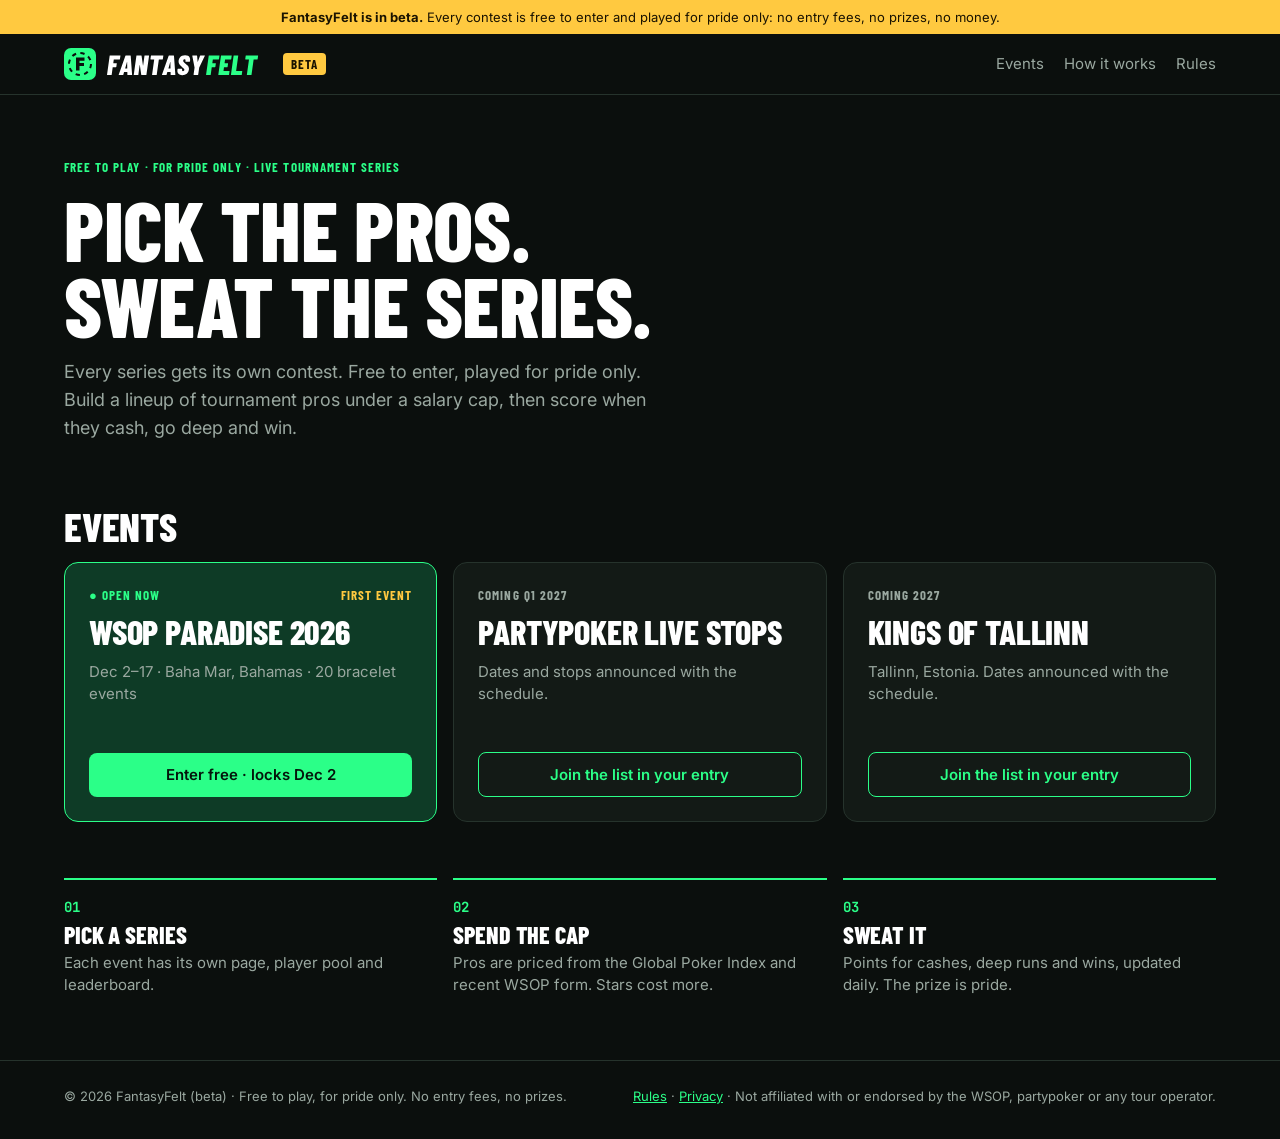
<file: index.html>
<!doctype html>
<html lang="en">
<head>
<meta charset="utf-8">
<meta name="viewport" content="width=device-width,initial-scale=1">
<title>FantasyFelt (beta) · Free fantasy poker, for pride only</title>
<meta name="description" content="Free fantasy poker for live tournament series. Pick the pros, sweat the series. Played for pride only: no entry fees, no prizes.">
<link rel="icon" href="/assets/fantasyfelt-mark.svg" type="image/svg+xml">
<link rel="preconnect" href="https://fonts.googleapis.com"><link rel="preconnect" href="https://fonts.gstatic.com" crossorigin>
<link href="https://fonts.googleapis.com/css2?family=Barlow+Condensed:wght@700;800&family=Inter:wght@400;600&family=JetBrains+Mono:wght@700&display=swap" rel="stylesheet">
<link rel="stylesheet" href="/assets/ff.css">
<style>
.hero{padding:64px 0 8px;display:flex;flex-direction:column;gap:16px}
.hero h1{margin:0;font-size:clamp(48px,8vw,84px);line-height:.9}
.ev{padding:24px;display:flex;flex-direction:column;gap:12px;min-height:260px;text-decoration:none;color:var(--ink)}
.ev h3{margin:0;font-size:34px;line-height:34px}
.ev.live{background:var(--felt-deep);border-color:var(--felt)}
.step{border-top:2px solid var(--felt);padding-top:16px}
.step h3{margin:6px 0;font-size:24px}
</style>
</head>
<body>
<div class="betabar"><b>FantasyFelt is in beta.</b> Every contest is free to enter and played for pride only: no entry fees, no prizes, no money.</div>
<header class="site"><div class="wrap">
<a class="logo" href="/"><img src="/assets/fantasyfelt-wordmark-dark.svg" alt="FantasyFelt"></a>
<span class="lbl badge">Beta</span>
<nav><a href="#events">Events</a><a href="#how">How it works</a><a href="/rules">Rules</a></nav>
</div></header>

<main class="wrap">
<div class="hero">
<div class="lbl" style="color:var(--felt)">Free to play · For pride only · Live tournament series</div>
<h1 class="d">Pick the pros.<br>Sweat the series.</h1>
<p class="muted" style="margin:0;font-size:18px;line-height:28px;max-width:620px">Every series gets its own contest. Free to enter, played for pride only. Build a lineup of tournament pros under a salary cap, then score when they cash, go deep and win.</p>
</div>

<section id="events">
<h2 class="d" style="margin:0 0 16px;font-size:40px;line-height:40px">Events</h2>
<div class="grid3">
<a class="card ev live" href="/wsop-paradise-2026/">
<div style="display:flex;justify-content:space-between"><span class="lbl" style="color:var(--felt)">● Open now</span><span class="lbl" style="color:var(--gold)">First event</span></div>
<h3 class="d">WSOP Paradise 2026</h3>
<span class="muted">Dec 2–17 · Baha Mar, Bahamas · 20 bracelet events</span>
<span style="flex-grow:1"></span>
<span class="btn primary">Enter free · locks Dec 2</span>
</a>
<div class="card ev">
<span class="lbl">Coming Q1 2027</span>
<h3 class="d">partypoker live stops</h3>
<span class="muted">Dates and stops announced with the schedule.</span>
<span style="flex-grow:1"></span>
<a class="btn ghost" href="/wsop-paradise-2026/#enter">Join the list in your entry</a>
</div>
<div class="card ev">
<span class="lbl">Coming 2027</span>
<h3 class="d">Kings of Tallinn</h3>
<span class="muted">Tallinn, Estonia. Dates announced with the schedule.</span>
<span style="flex-grow:1"></span>
<a class="btn ghost" href="/wsop-paradise-2026/#enter">Join the list in your entry</a>
</div>
</div>
</section>

<section id="how">
<div class="grid3">
<div class="step"><div class="m" style="color:var(--felt);font-size:14px">01</div><h3 class="d">Pick a series</h3><p class="muted" style="margin:0">Each event has its own page, player pool and leaderboard.</p></div>
<div class="step"><div class="m" style="color:var(--felt);font-size:14px">02</div><h3 class="d">Spend the cap</h3><p class="muted" style="margin:0">Pros are priced from the Global Poker Index and recent WSOP form. Stars cost more.</p></div>
<div class="step"><div class="m" style="color:var(--felt);font-size:14px">03</div><h3 class="d">Sweat it</h3><p class="muted" style="margin:0">Points for cashes, deep runs and wins, updated daily. The prize is pride.</p></div>
</div>
</section>
</main>

<footer class="site"><div class="wrap">
<span>© 2026 FantasyFelt (beta) · Free to play, for pride only. No entry fees, no prizes.</span>
<span><a href="/rules">Rules</a> · <a href="/privacy">Privacy</a> · Not affiliated with or endorsed by the WSOP, partypoker or any tour operator.</span>
</div></footer>
</body>
</html>
</file>
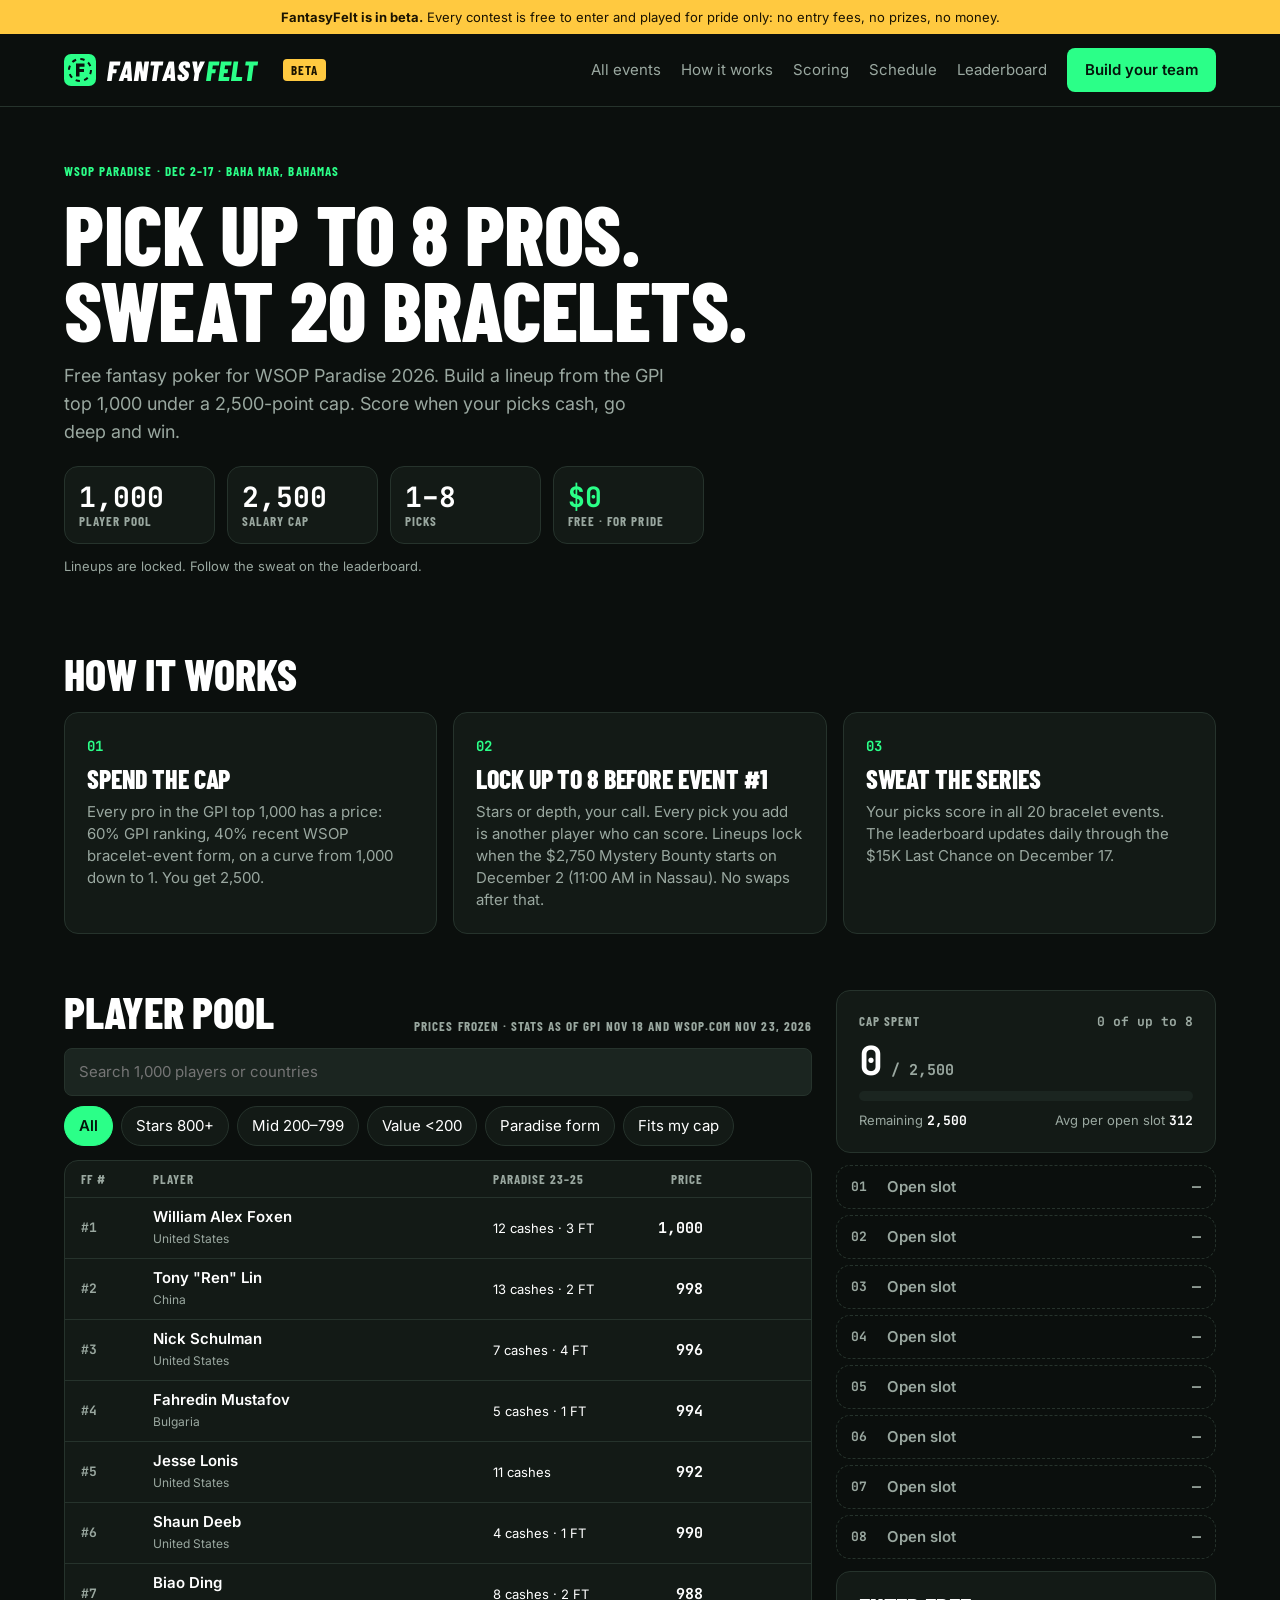
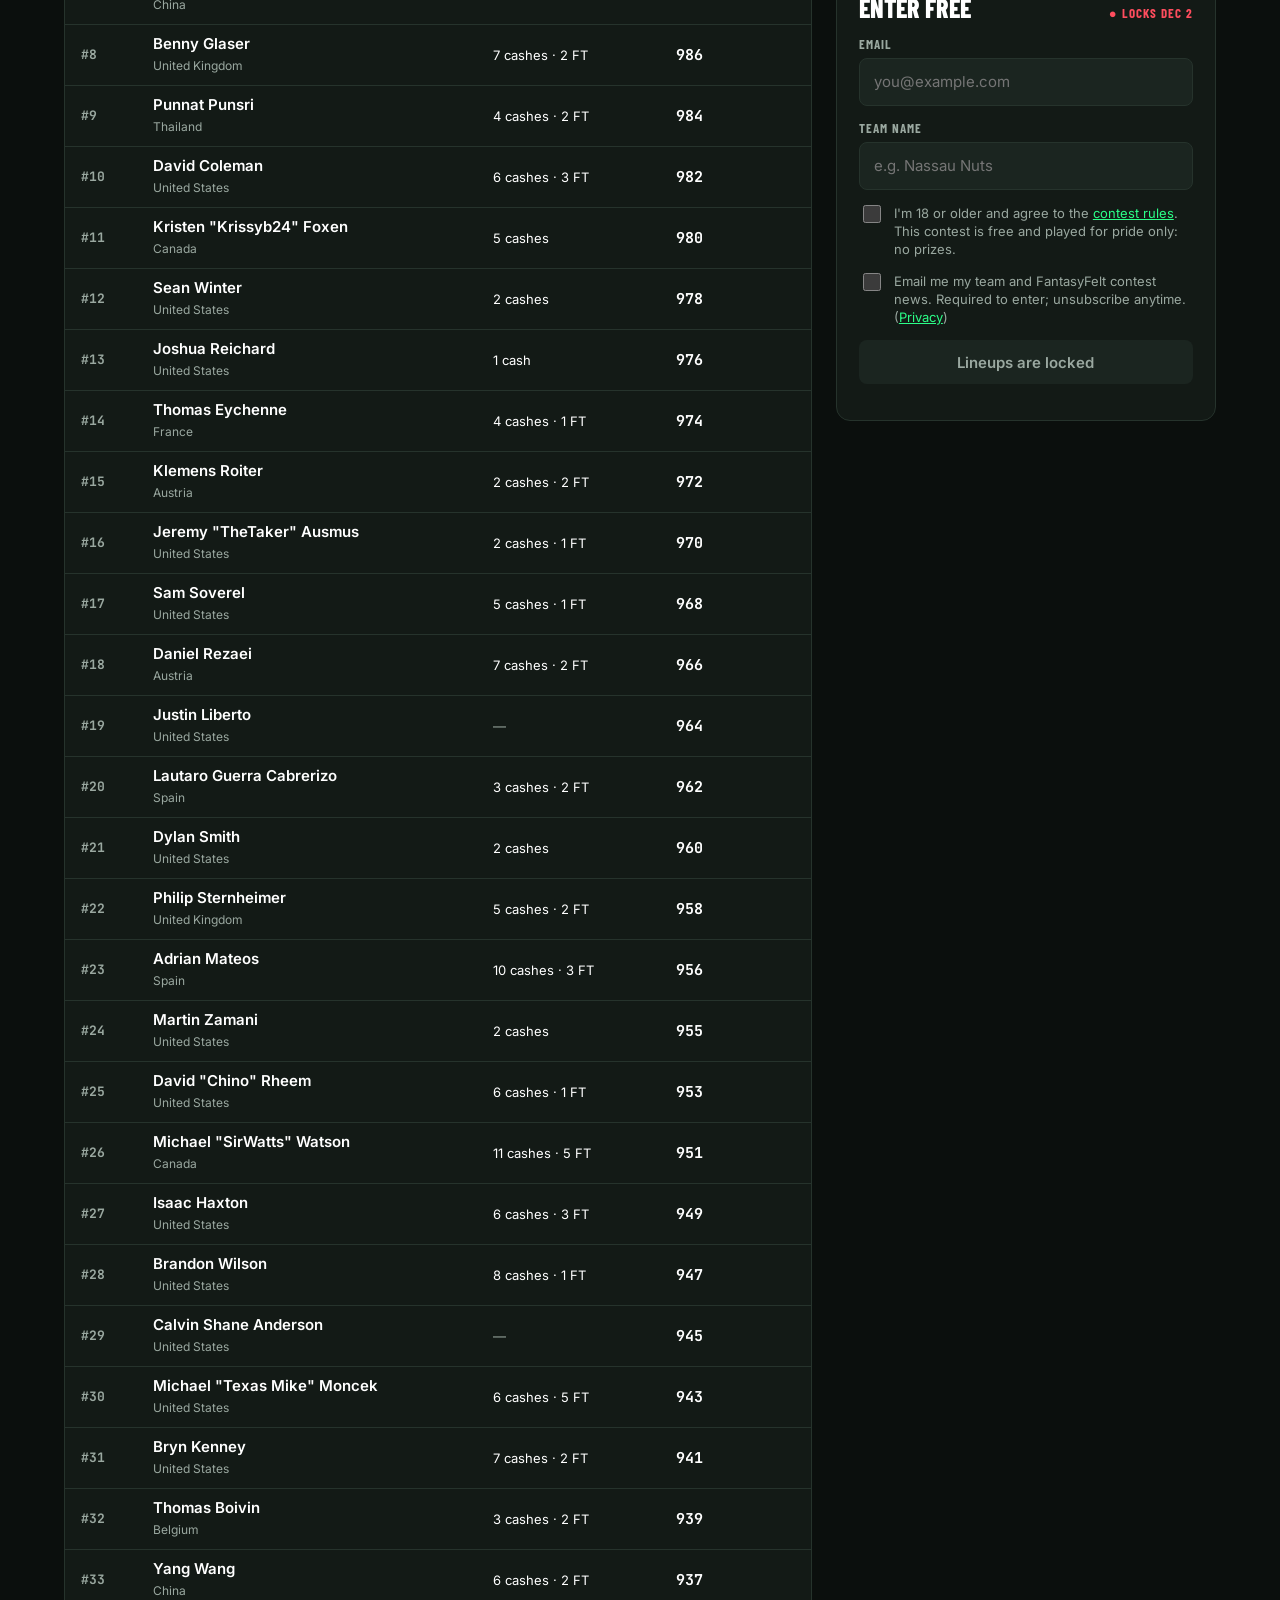
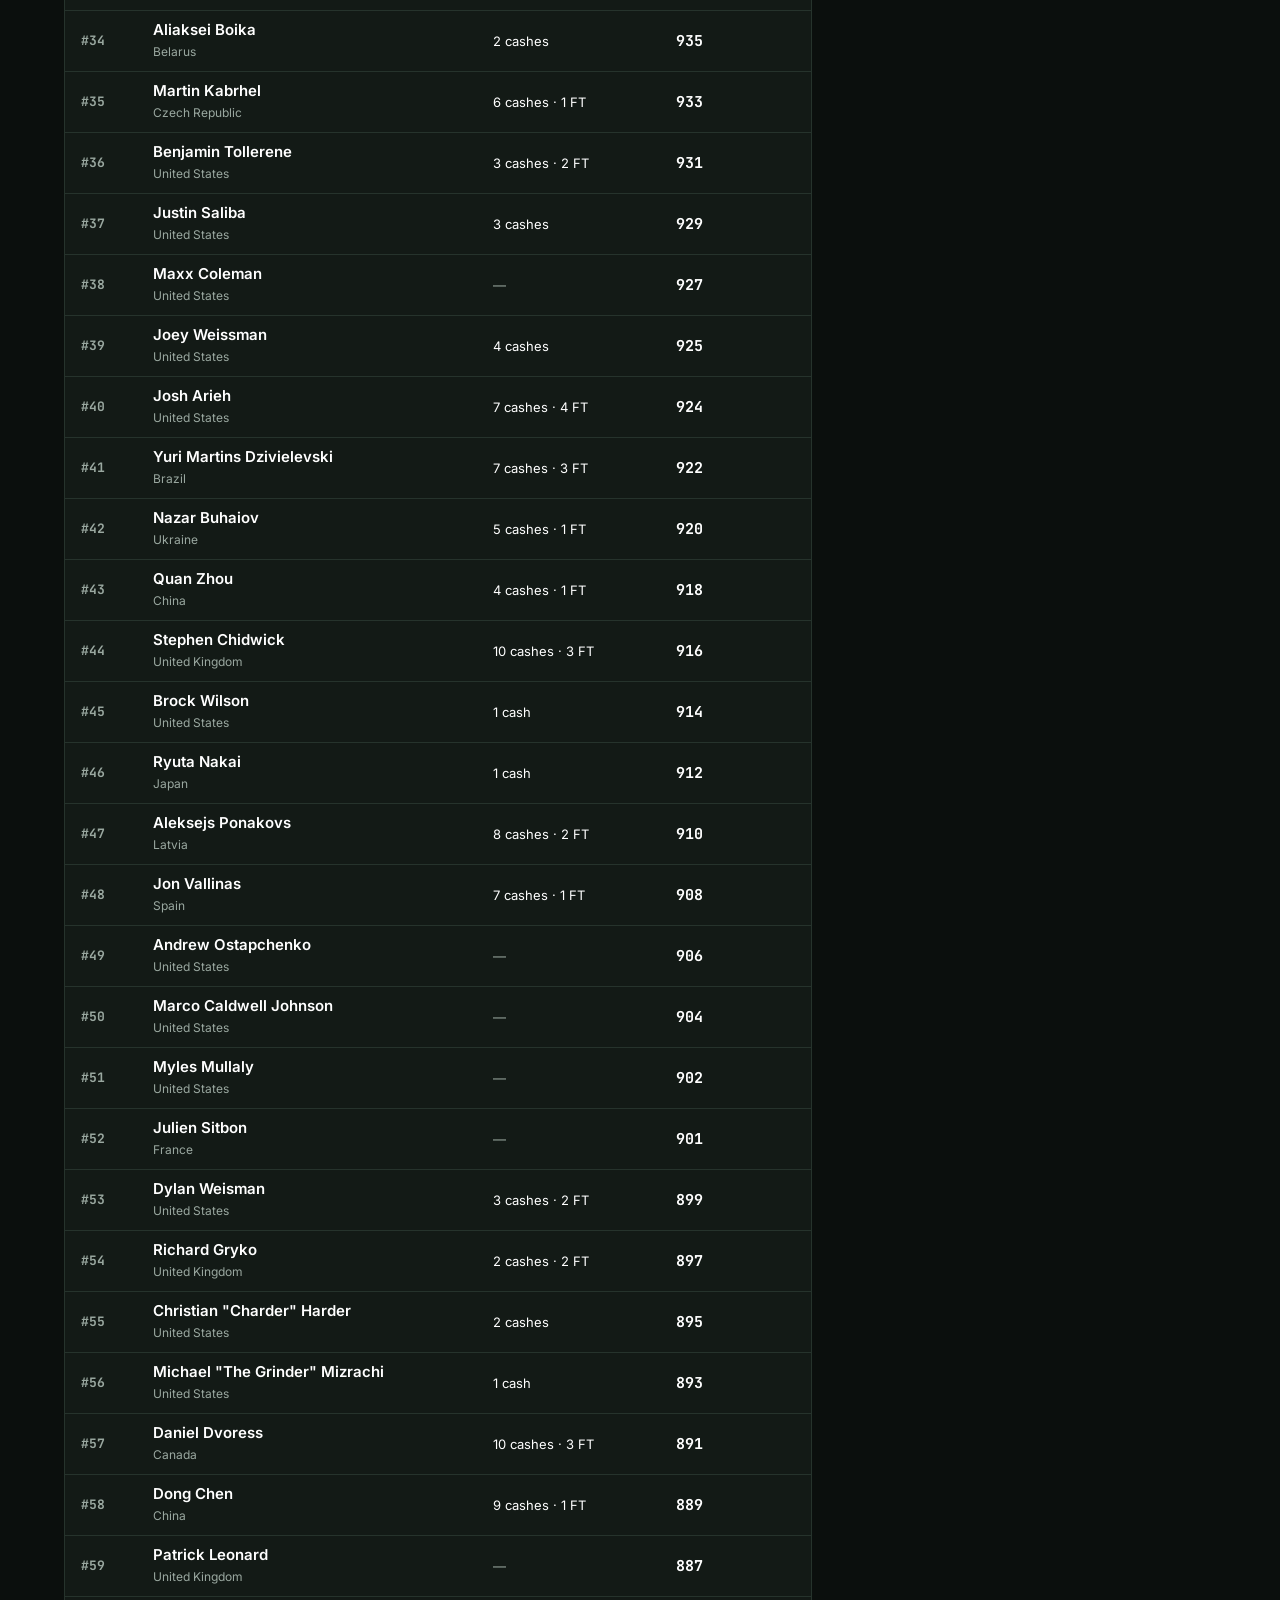
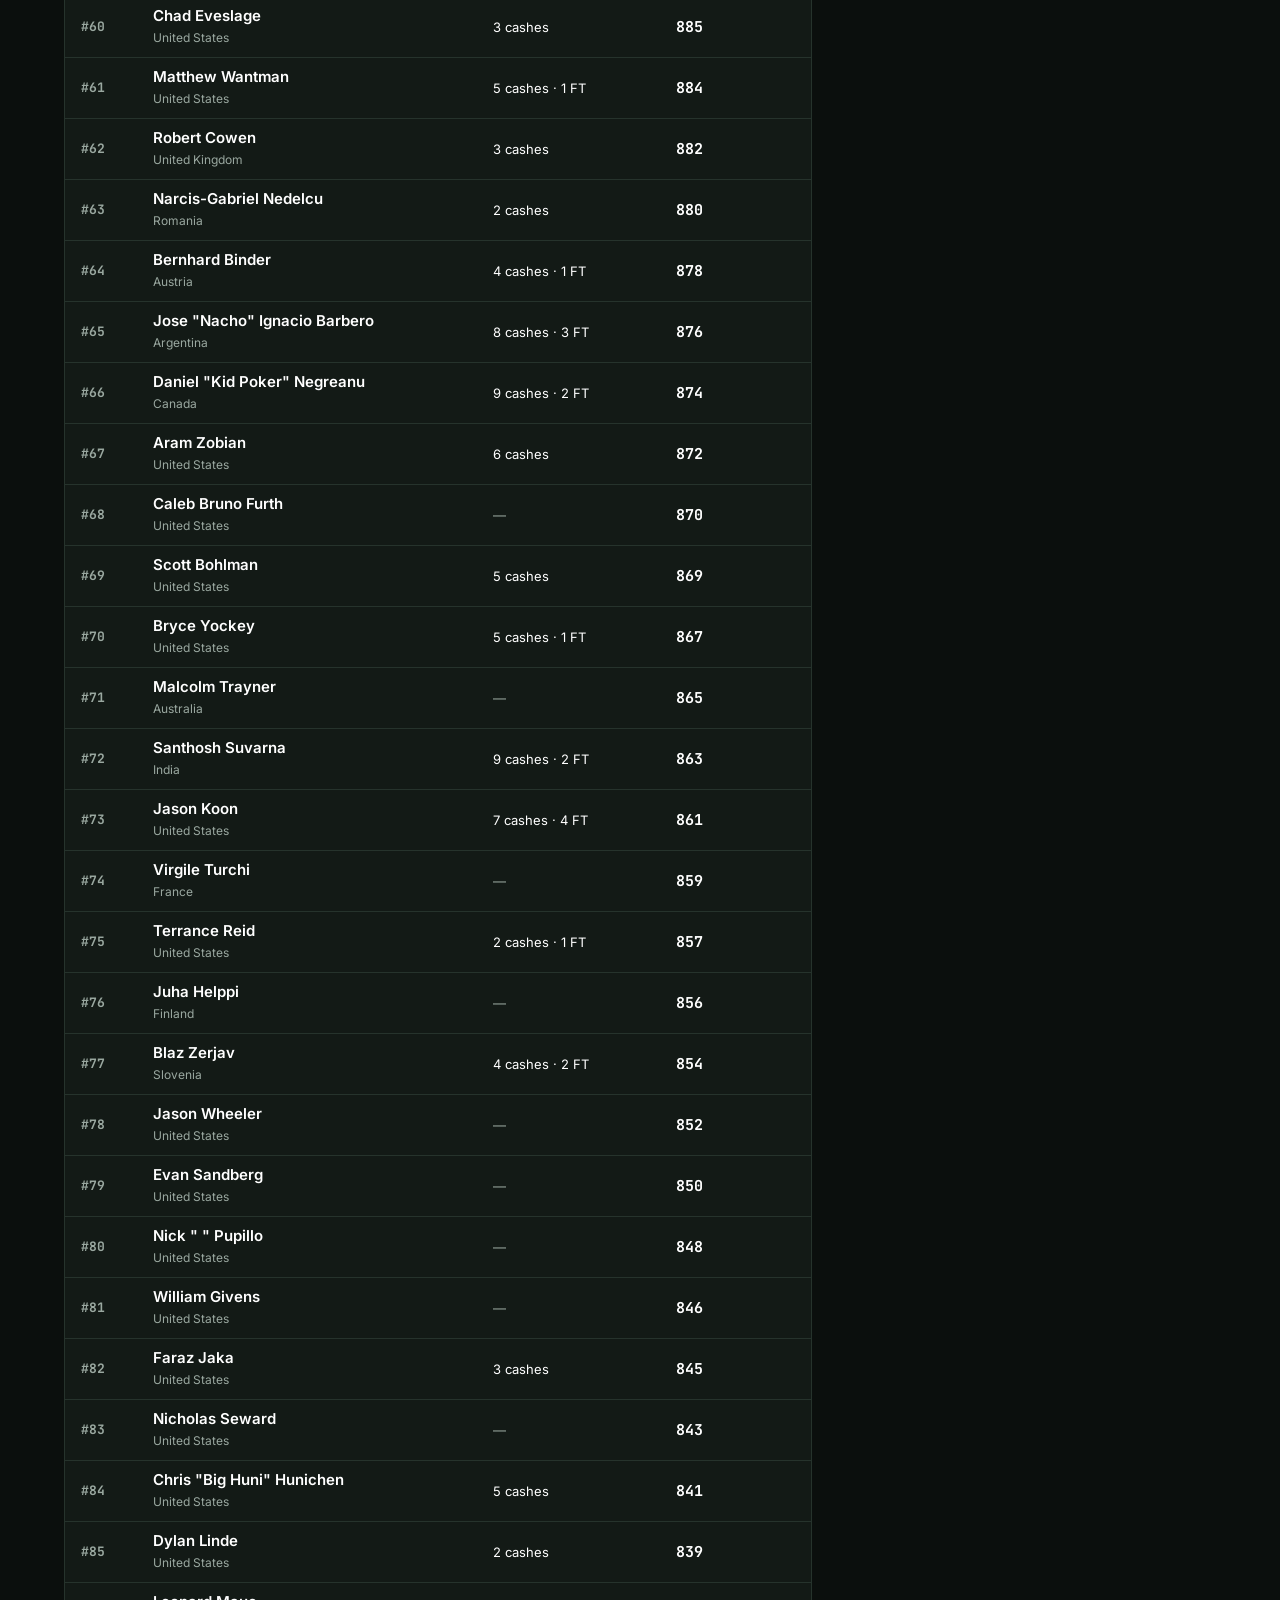
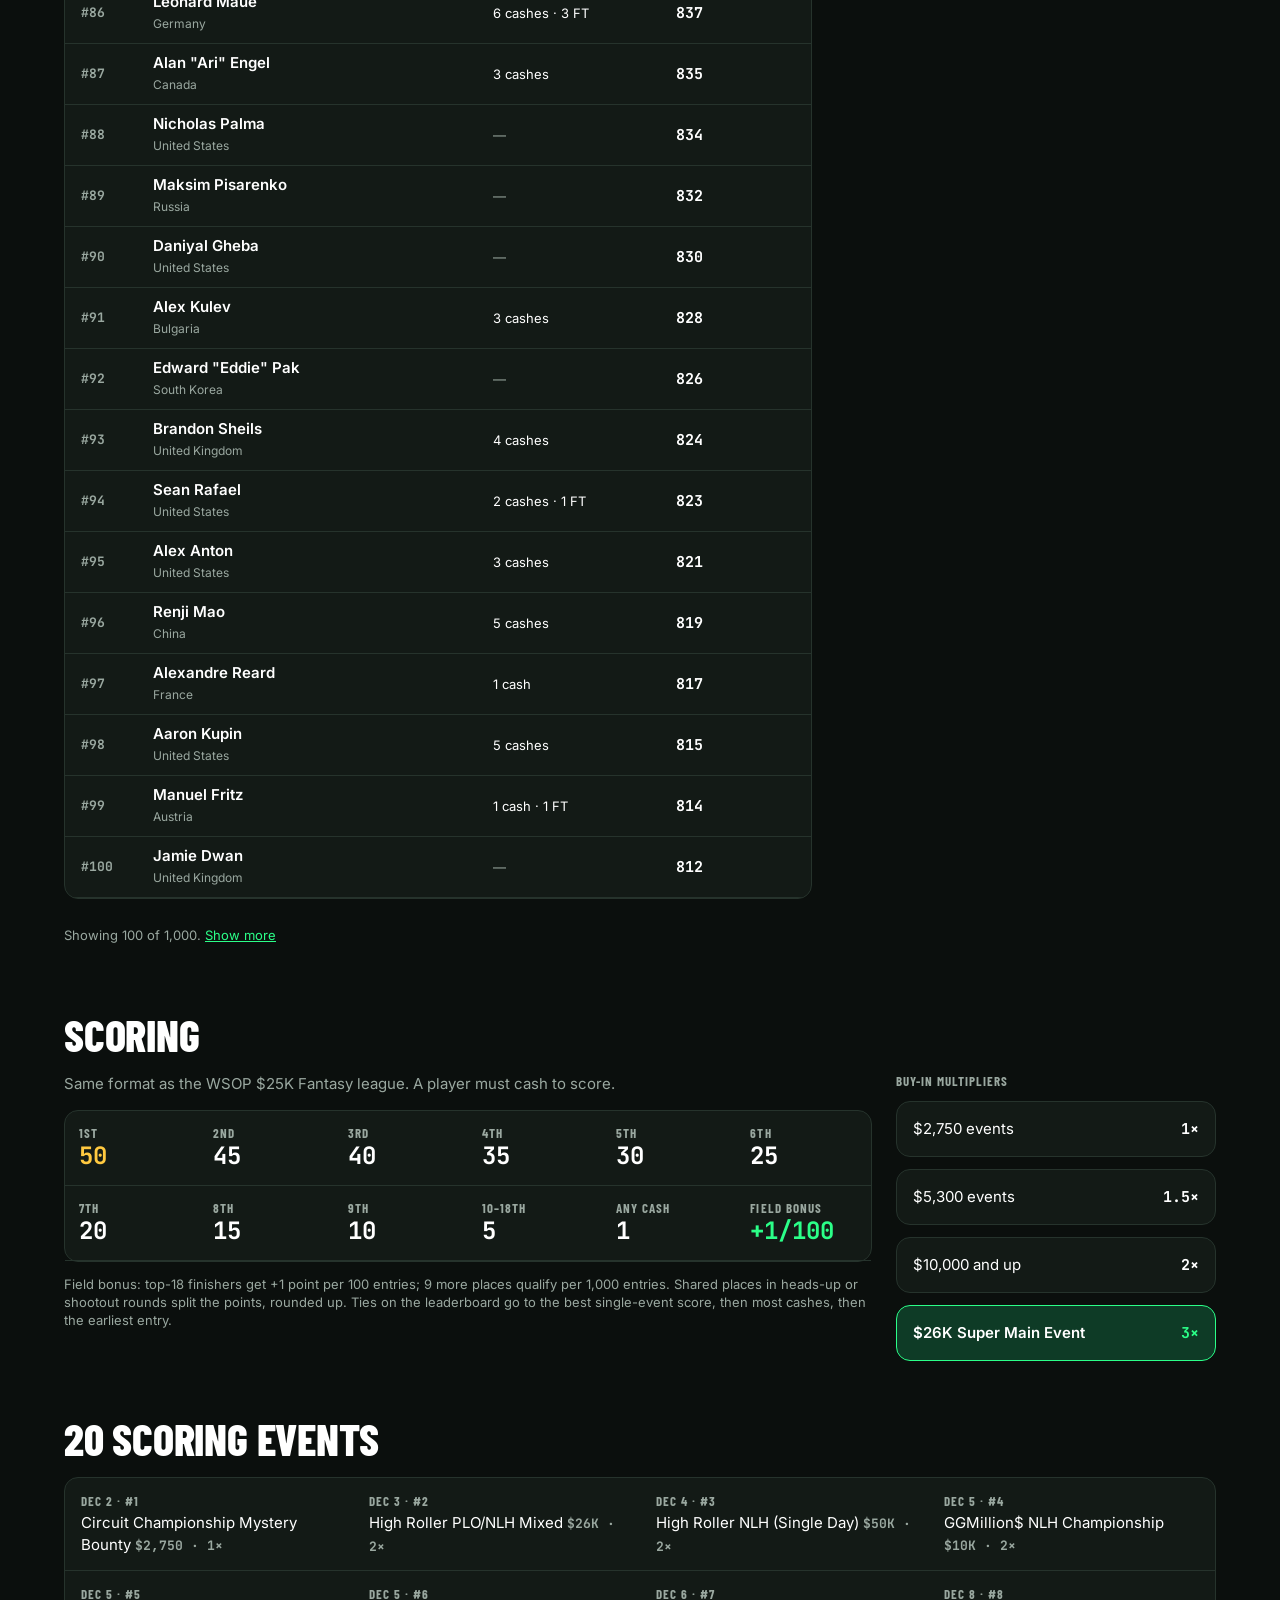
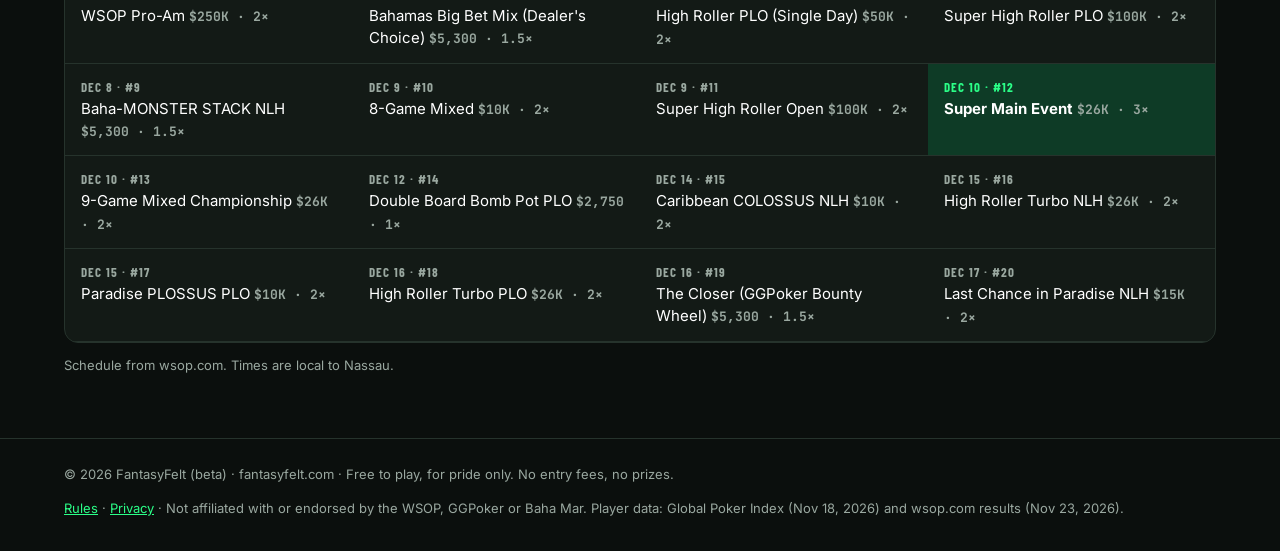
<file: wsop-paradise-2026/index.html>
<!doctype html>
<html lang="en">
<head>
<meta charset="utf-8">
<meta name="viewport" content="width=device-width,initial-scale=1">
<title>WSOP Paradise 2026 · FantasyFelt (beta) · Free, for pride only</title>
<meta name="description" content="Free fantasy poker for WSOP Paradise 2026. Pick up to 8 pros under a 2,500 cap. Lineups lock Dec 2. Played for pride only: no entry fees, no prizes.">
<link rel="icon" href="/assets/fantasyfelt-mark.svg" type="image/svg+xml">
<link rel="preconnect" href="https://fonts.googleapis.com"><link rel="preconnect" href="https://fonts.gstatic.com" crossorigin>
<link href="https://fonts.googleapis.com/css2?family=Barlow+Condensed:wght@700;800&family=Inter:wght@400;600&family=JetBrains+Mono:wght@700&display=swap" rel="stylesheet">
<link rel="stylesheet" href="/assets/ff.css">
<link rel="stylesheet" href="/assets/contest.css">
</head>
<body>
<div class="betabar"><b>FantasyFelt is in beta.</b> Every contest is free to enter and played for pride only: no entry fees, no prizes, no money.</div>
<header class="site"><div class="wrap">
<a class="logo" href="/"><img src="/assets/fantasyfelt-wordmark-dark.svg" alt="FantasyFelt home"></a>
<span class="lbl badge">Beta</span>
<nav><a href="/">All events</a><a href="#how">How it works</a><a href="#scoring">Scoring</a><a href="#schedule">Schedule</a><a href="leaderboard">Leaderboard</a><a class="btn primary" href="#build">Build your team</a></nav>
</div></header>

<main class="wrap">
<div class="hero">
<div class="hero-copy">
<div class="lbl" style="color:var(--felt)">WSOP Paradise · Dec 2–17 · Baha Mar, Bahamas</div>
<h1 class="d">Pick up to 8 pros.<br>Sweat 20 bracelets.</h1>
<p class="muted lead">Free fantasy poker for WSOP Paradise 2026. Build a lineup from the GPI top 1,000 under a 2,500-point cap. Score when your picks cash, go deep and win.</p>
<div class="grid4 stats">
<div class="card stat"><div class="m">1,000</div><div class="lbl">Player pool</div></div>
<div class="card stat"><div class="m">2,500</div><div class="lbl">Salary cap</div></div>
<div class="card stat"><div class="m">1–8</div><div class="lbl">Picks</div></div>
<div class="card stat"><div class="m" style="color:var(--felt)">$0</div><div class="lbl">Free · for pride</div></div>
</div>
<p class="small muted" id="countdown"></p>
</div>
</div>

<div class="sponsor hide" data-sponsor><span class="lbl">Presented by</span><a class="sponsor-box" data-sponsor-link></a></div>

<section id="how">
<h2 class="d h2">How it works</h2>
<div class="grid3">
<div class="card pad"><div class="m step-n">01</div><h3 class="d h3">Spend the cap</h3><p class="muted">Every pro in the GPI top 1,000 has a price: 60% GPI ranking, 40% recent WSOP bracelet-event form, on a curve from 1,000 down to 1. You get 2,500.</p></div>
<div class="card pad"><div class="m step-n">02</div><h3 class="d h3">Lock up to 8 before Event #1</h3><p class="muted">Stars or depth, your call. Every pick you add is another player who can score. Lineups lock when the $2,750 Mystery Bounty starts on December 2 (11:00 AM in Nassau). No swaps after that.</p></div>
<div class="card pad"><div class="m step-n">03</div><h3 class="d h3">Sweat the series</h3><p class="muted">Your picks score in all 20 bracelet events. The leaderboard updates daily through the $15K Last Chance on December 17.</p></div>
</div>
</section>

<section id="build">
<div class="build">
<div class="pool">
<div class="pool-head">
<h2 class="d h2" style="margin:0">Player pool</h2>
<span class="lbl" id="asof">Prices frozen · stats as of GPI Nov 18 and wsop.com Nov 23, 2026</span>
</div>
<div class="filters">
<label class="sr" for="q">Search players</label>
<input type="search" id="q" placeholder="Search 1,000 players or countries">
<div class="chips" role="group" aria-label="Filter players">
<button class="chip on" data-f="all">All</button>
<button class="chip" data-f="star">Stars 800+</button>
<button class="chip" data-f="mid">Mid 200–799</button>
<button class="chip" data-f="value">Value &lt;200</button>
<button class="chip" data-f="paradise">Paradise form</button>
<button class="chip" data-f="fits">Fits my cap</button>
</div>
</div>
<div class="card table">
<div class="row head lbl"><span>FF #</span><span>Player</span><span class="hide-s">Paradise 23–25</span><span class="r">Price</span><span class="r own-col hide">Owned</span><span></span></div>
<div id="rows"><p class="pad muted">Loading players…</p></div>
</div>
<p class="small muted" id="more"></p>
</div>

<aside class="roster" id="enter">
<div class="card pad">
<div class="spread"><span class="lbl">Cap spent</span><span class="m small muted"><span id="count">0</span> of up to 8</span></div>
<div class="spent"><span class="m" id="spent">0</span><span class="m muted">/ 2,500</span></div>
<div class="bar"><i id="bar"></i></div>
<div class="spread small"><span class="muted">Remaining <b class="m" id="remaining" style="color:var(--ink)">2,500</b></span><span class="muted">Avg per open slot <b class="m" id="avg" style="color:var(--ink)">312</b></span></div>
</div>
<ol class="slots" id="slots"></ol>

<form class="card pad entry" id="form" novalidate>
<div class="spread"><h3 class="d h3" style="margin:0">Enter free</h3><span class="lbl" style="color:var(--live)">● Locks Dec 2</span></div>
<label class="field"><span class="lbl">Email</span><input type="email" id="email" autocomplete="email" required placeholder="you@example.com"></label>
<label class="field"><span class="lbl">Team name</span><input type="text" id="team" maxlength="30" required placeholder="e.g. Nassau Nuts"></label>
<label class="check"><input type="checkbox" id="rules" required> <span>I'm 18 or older and agree to the <a href="/rules">contest rules</a>. This contest is free and played for pride only: no prizes.</span></label>
<label class="check"><input type="checkbox" id="optin" required> <span>Email me my team and FantasyFelt contest news. Required to enter; unsubscribe anytime. (<a href="/privacy">Privacy</a>)</span></label>
<button class="btn primary" id="submit" type="submit" disabled>Pick at least 1 player</button>
<p class="small" id="msg" role="status"></p>
</form>
<div class="sponsor small hide" data-sponsor><span class="lbl">Presented by</span><a class="sponsor-box" data-sponsor-link></a></div>
</aside>
</div>
</section>

<section id="scoring">
<div class="two">
<div>
<h2 class="d h2">Scoring</h2>
<p class="muted">Same format as the WSOP $25K Fantasy league. A player must cash to score.</p>
<div class="card scoregrid">
<div><span class="lbl">1st</span><b class="m" style="color:var(--gold)">50</b></div><div><span class="lbl">2nd</span><b class="m">45</b></div><div><span class="lbl">3rd</span><b class="m">40</b></div><div><span class="lbl">4th</span><b class="m">35</b></div><div><span class="lbl">5th</span><b class="m">30</b></div><div><span class="lbl">6th</span><b class="m">25</b></div>
<div><span class="lbl">7th</span><b class="m">20</b></div><div><span class="lbl">8th</span><b class="m">15</b></div><div><span class="lbl">9th</span><b class="m">10</b></div><div><span class="lbl">10–18th</span><b class="m">5</b></div><div><span class="lbl">Any cash</span><b class="m">1</b></div><div><span class="lbl">Field bonus</span><b class="m" style="color:var(--felt)">+1/100</b></div>
</div>
<p class="small muted">Field bonus: top-18 finishers get +1 point per 100 entries; 9 more places qualify per 1,000 entries. Shared places in heads-up or shootout rounds split the points, rounded up. Ties on the leaderboard go to the best single-event score, then most cashes, then the earliest entry.</p>
</div>
<div class="mults">
<div class="lbl">Buy-in multipliers</div>
<div class="card mrow"><span>$2,750 events</span><b class="m">1×</b></div>
<div class="card mrow"><span>$5,300 events</span><b class="m">1.5×</b></div>
<div class="card mrow"><span>$10,000 and up</span><b class="m">2×</b></div>
<div class="card mrow main"><span>$26K Super Main Event</span><b class="m">3×</b></div>
</div>
</div>
</section>

<section id="schedule">
<h2 class="d h2">20 scoring events</h2>
<div class="card sched-wrap"><div class="sched" id="sched"></div></div>
<p class="small muted">Schedule from wsop.com. Times are local to Nassau.</p>
</section>
</main>

<footer class="site"><div class="wrap">
<span>© 2026 FantasyFelt (beta) · fantasyfelt.com · Free to play, for pride only. No entry fees, no prizes.</span>
<span><a href="/rules">Rules</a> · <a href="/privacy">Privacy</a> · Not affiliated with or endorsed by the WSOP, GGPoker or Baha Mar. Player data: Global Poker Index (Nov 18, 2026) and wsop.com results (Nov 23, 2026).</span>
</div></footer>

<script src="/assets/config.js"></script>
<script src="/assets/contest.js"></script>
</body>
</html>
</file>
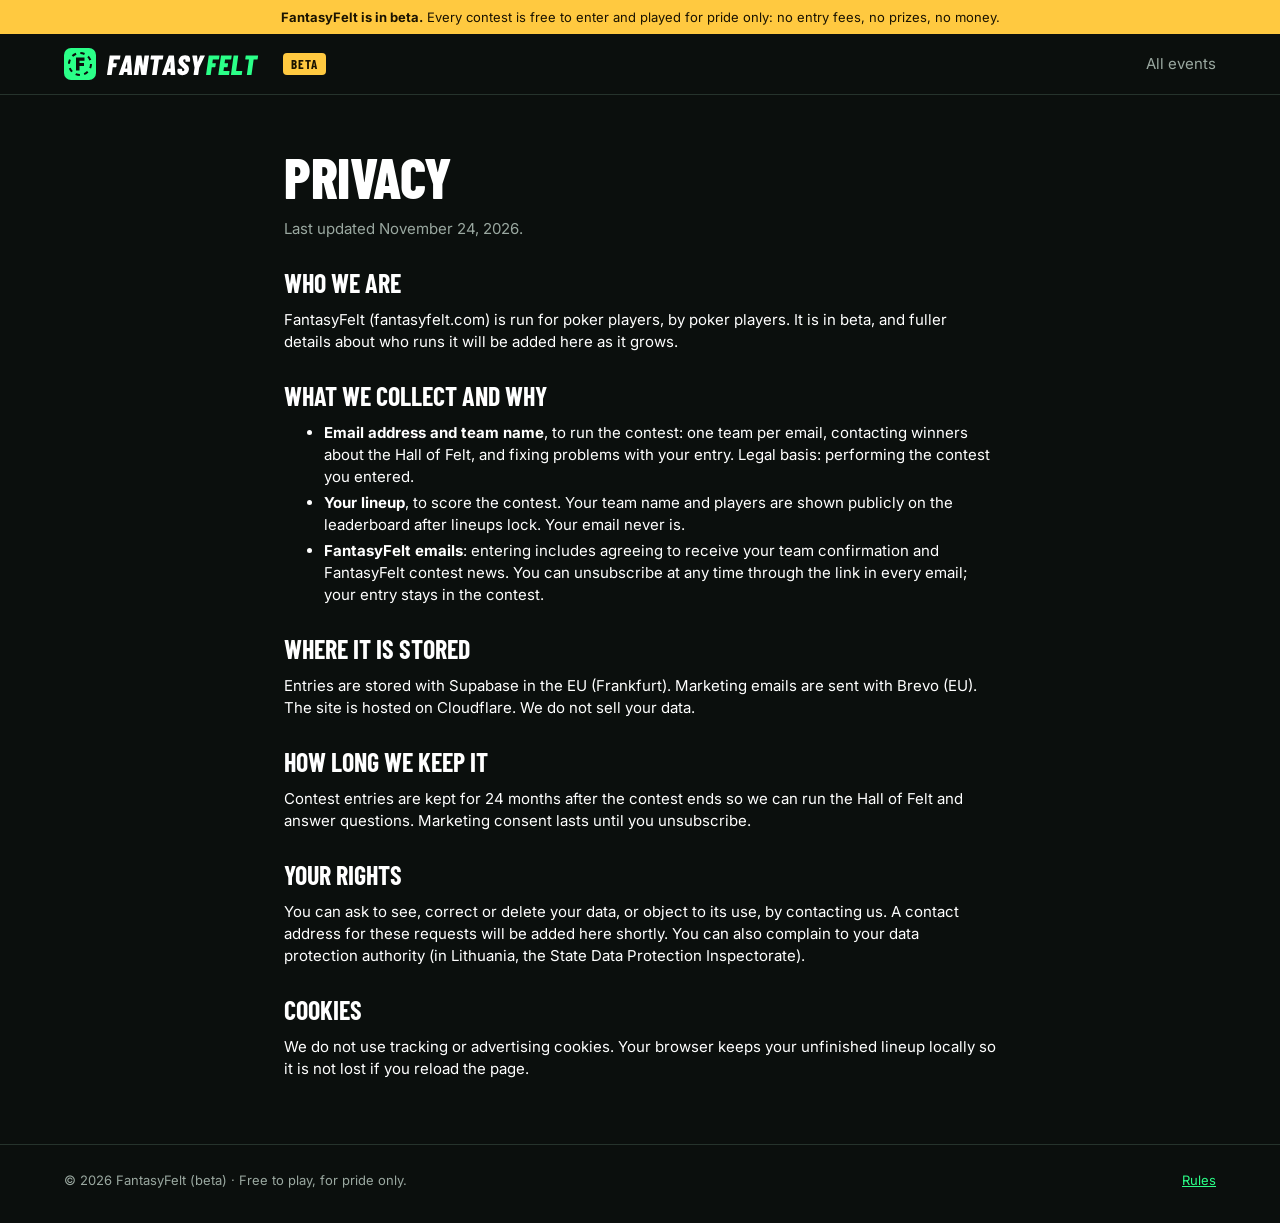
<file: privacy.html>
<!doctype html>
<html lang="en">
<head>
<meta charset="utf-8">
<meta name="viewport" content="width=device-width,initial-scale=1">
<title>Privacy · FantasyFelt (beta)</title>
<link rel="icon" href="/assets/fantasyfelt-mark.svg" type="image/svg+xml">
<link href="https://fonts.googleapis.com/css2?family=Barlow+Condensed:wght@700;800&family=Inter:wght@400;600&family=JetBrains+Mono:wght@700&display=swap" rel="stylesheet">
<link rel="stylesheet" href="/assets/ff.css">
<style>.doc{max-width:760px}.doc h2{font-family:var(--display);text-transform:uppercase;font-size:26px;margin:32px 0 8px}.doc li{margin:4px 0}</style>
</head>
<body>
<div class="betabar"><b>FantasyFelt is in beta.</b> Every contest is free to enter and played for pride only: no entry fees, no prizes, no money.</div>
<header class="site"><div class="wrap"><a class="logo" href="/"><img src="/assets/fantasyfelt-wordmark-dark.svg" alt="FantasyFelt home"></a><span class="lbl badge">Beta</span><nav><a href="/">All events</a></nav></div></header>
<main class="wrap doc">
<section>
<h1 class="d" style="font-size:56px;line-height:52px;margin:0">Privacy</h1>
<p class="muted">Last updated November 24, 2026.</p>

<h2>Who we are</h2>
<p>FantasyFelt (fantasyfelt.com) is run for poker players, by poker players. It is in beta, and fuller details about who runs it will be added here as it grows.</p>

<h2>What we collect and why</h2>
<ul>
<li><b>Email address and team name</b>, to run the contest: one team per email, contacting winners about the Hall of Felt, and fixing problems with your entry. Legal basis: performing the contest you entered.</li>
<li><b>Your lineup</b>, to score the contest. Your team name and players are shown publicly on the leaderboard after lineups lock. Your email never is.</li>
<li><b>FantasyFelt emails</b>: entering includes agreeing to receive your team confirmation and FantasyFelt contest news. You can unsubscribe at any time through the link in every email; your entry stays in the contest.</li>
</ul>

<h2>Where it is stored</h2>
<p>Entries are stored with Supabase in the EU (Frankfurt). Marketing emails are sent with Brevo (EU). The site is hosted on Cloudflare. We do not sell your data.</p>

<h2>How long we keep it</h2>
<p>Contest entries are kept for 24 months after the contest ends so we can run the Hall of Felt and answer questions. Marketing consent lasts until you unsubscribe.</p>

<h2>Your rights</h2>
<p>You can ask to see, correct or delete your data, or object to its use, by contacting us. A contact address for these requests will be added here shortly. You can also complain to your data protection authority (in Lithuania, the State Data Protection Inspectorate).</p>

<h2>Cookies</h2>
<p>We do not use tracking or advertising cookies. Your browser keeps your unfinished lineup locally so it is not lost if you reload the page.</p>
</section>
</main>
<footer class="site"><div class="wrap"><span>© 2026 FantasyFelt (beta) · Free to play, for pride only.</span><span><a href="/rules">Rules</a></span></div></footer>
</body>
</html>
</file>
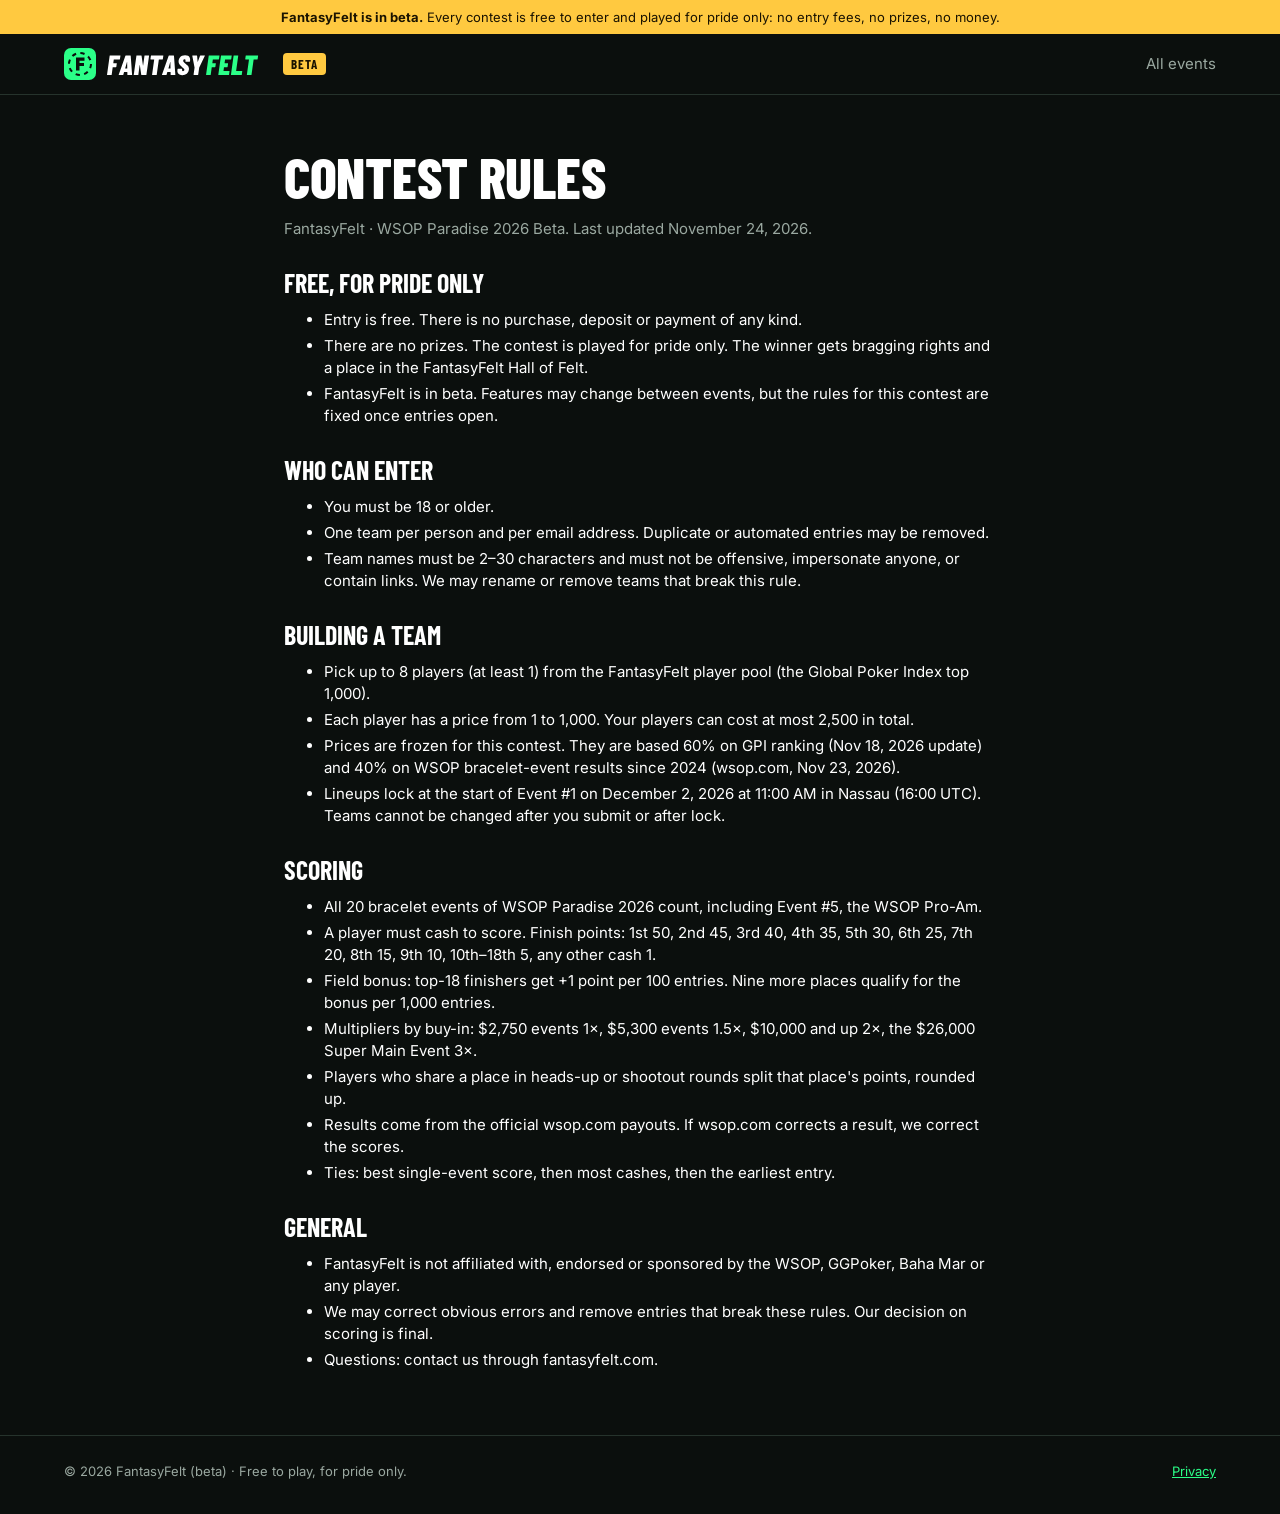
<file: rules.html>
<!doctype html>
<html lang="en">
<head>
<meta charset="utf-8">
<meta name="viewport" content="width=device-width,initial-scale=1">
<title>Contest rules · FantasyFelt (beta)</title>
<link rel="icon" href="/assets/fantasyfelt-mark.svg" type="image/svg+xml">
<link href="https://fonts.googleapis.com/css2?family=Barlow+Condensed:wght@700;800&family=Inter:wght@400;600&family=JetBrains+Mono:wght@700&display=swap" rel="stylesheet">
<link rel="stylesheet" href="/assets/ff.css">
<style>.doc{max-width:760px}.doc h2{font-family:var(--display);text-transform:uppercase;font-size:26px;margin:32px 0 8px}.doc li{margin:4px 0}</style>
</head>
<body>
<div class="betabar"><b>FantasyFelt is in beta.</b> Every contest is free to enter and played for pride only: no entry fees, no prizes, no money.</div>
<header class="site"><div class="wrap"><a class="logo" href="/"><img src="/assets/fantasyfelt-wordmark-dark.svg" alt="FantasyFelt home"></a><span class="lbl badge">Beta</span><nav><a href="/">All events</a></nav></div></header>
<main class="wrap doc">
<section>
<h1 class="d" style="font-size:56px;line-height:52px;margin:0">Contest rules</h1>
<p class="muted">FantasyFelt · WSOP Paradise 2026 Beta. Last updated November 24, 2026.</p>

<h2>Free, for pride only</h2>
<ul>
<li>Entry is free. There is no purchase, deposit or payment of any kind.</li>
<li>There are no prizes. The contest is played for pride only. The winner gets bragging rights and a place in the FantasyFelt Hall of Felt.</li>
<li>FantasyFelt is in beta. Features may change between events, but the rules for this contest are fixed once entries open.</li>
</ul>

<h2>Who can enter</h2>
<ul>
<li>You must be 18 or older.</li>
<li>One team per person and per email address. Duplicate or automated entries may be removed.</li>
<li>Team names must be 2–30 characters and must not be offensive, impersonate anyone, or contain links. We may rename or remove teams that break this rule.</li>
</ul>

<h2>Building a team</h2>
<ul>
<li>Pick up to 8 players (at least 1) from the FantasyFelt player pool (the Global Poker Index top 1,000).</li>
<li>Each player has a price from 1 to 1,000. Your players can cost at most 2,500 in total.</li>
<li>Prices are frozen for this contest. They are based 60% on GPI ranking (Nov 18, 2026 update) and 40% on WSOP bracelet-event results since 2024 (wsop.com, Nov 23, 2026).</li>
<li>Lineups lock at the start of Event #1 on December 2, 2026 at 11:00 AM in Nassau (16:00 UTC). Teams cannot be changed after you submit or after lock.</li>
</ul>

<h2>Scoring</h2>
<ul>
<li>All 20 bracelet events of WSOP Paradise 2026 count, including Event #5, the WSOP Pro-Am.</li>
<li>A player must cash to score. Finish points: 1st 50, 2nd 45, 3rd 40, 4th 35, 5th 30, 6th 25, 7th 20, 8th 15, 9th 10, 10th–18th 5, any other cash 1.</li>
<li>Field bonus: top-18 finishers get +1 point per 100 entries. Nine more places qualify for the bonus per 1,000 entries.</li>
<li>Multipliers by buy-in: $2,750 events 1×, $5,300 events 1.5×, $10,000 and up 2×, the $26,000 Super Main Event 3×.</li>
<li>Players who share a place in heads-up or shootout rounds split that place's points, rounded up.</li>
<li>Results come from the official wsop.com payouts. If wsop.com corrects a result, we correct the scores.</li>
<li>Ties: best single-event score, then most cashes, then the earliest entry.</li>
</ul>

<h2>General</h2>
<ul>
<li>FantasyFelt is not affiliated with, endorsed or sponsored by the WSOP, GGPoker, Baha Mar or any player.</li>
<li>We may correct obvious errors and remove entries that break these rules. Our decision on scoring is final.</li>
<li>Questions: contact us through fantasyfelt.com.</li>
</ul>
</section>
</main>
<footer class="site"><div class="wrap"><span>© 2026 FantasyFelt (beta) · Free to play, for pride only.</span><span><a href="/privacy">Privacy</a></span></div></footer>
</body>
</html>
</file>
<file: assets/ff.css>
/* FantasyFelt — tokens from the FantasyFelt design system (dark is home) */
:root{
  --bg:#0B0F0D;--surface:#131A16;--raised:#1B2520;--line:#26332C;
  --ink:#FFFFFF;--muted:#9AA8A0;--felt:#2BFF88;--felt-ink:#04150B;--felt-deep:#0E3B26;
  --gold:#FFC940;--gold-ink:#1A1300;--live:#FF4D5E;
  --display:"Barlow Condensed","Arial Narrow",sans-serif;--sans:Inter,system-ui,sans-serif;--mono:"JetBrains Mono",ui-monospace,monospace;
  color-scheme:dark
}
*{box-sizing:border-box}
html,body{margin:0;background:var(--bg);color:var(--ink);font:15px/22px var(--sans)}
a{color:var(--felt)}a:hover{color:var(--ink)}
:focus-visible{outline:2px solid var(--felt);outline-offset:2px}
.wrap{max-width:1200px;margin:0 auto;padding:0 24px}
.d{font-family:var(--display);font-weight:800;text-transform:uppercase;letter-spacing:-.005em}
.m{font-family:var(--mono);font-weight:700;font-variant-numeric:tabular-nums}
.lbl{font-family:var(--display);font-weight:700;font-size:13px;line-height:16px;letter-spacing:.08em;text-transform:uppercase;color:var(--muted)}
.muted{color:var(--muted)}
.small{font-size:13px;line-height:18px}
.betabar{background:var(--gold);color:var(--gold-ink);text-align:center;font-size:13px;line-height:18px;padding:8px 16px}
.badge{display:inline-block;background:var(--gold);color:var(--gold-ink);border-radius:4px;padding:3px 8px}
header.site{border-bottom:1px solid var(--line)}
header.site .wrap{display:flex;flex-wrap:wrap;align-items:center;gap:16px 24px;padding-top:14px;padding-bottom:14px}
header.site nav{display:flex;flex-wrap:wrap;gap:20px;align-items:center;margin-left:auto}
header.site nav a{color:var(--muted);text-decoration:none}
header.site nav a:hover{color:var(--ink)}
.logo img{height:32px;display:block}
.btn{display:inline-block;border:0;border-radius:8px;padding:12px 18px;font:600 15px var(--sans);text-decoration:none;cursor:pointer;text-align:center;min-height:44px}
.btn.primary{background:var(--felt);color:var(--felt-ink)}
.btn.primary:hover{filter:brightness(1.08);color:var(--felt-ink)}
.btn.ghost{background:transparent;color:var(--felt);border:1px solid var(--felt)}
.btn[disabled]{background:var(--raised);color:var(--muted);cursor:not-allowed;filter:none}
.card{background:var(--surface);border:1px solid var(--line);border-radius:14px}
.grid3{display:grid;grid-template-columns:repeat(3,minmax(0,1fr));gap:16px}
.grid4{display:grid;grid-template-columns:repeat(4,minmax(0,1fr));gap:12px}
@media (max-width:860px){.grid3,.grid4{grid-template-columns:minmax(0,1fr) minmax(0,1fr)}}
@media (max-width:560px){.grid3{grid-template-columns:minmax(0,1fr)}}
input[type=email],input[type=text],input[type=search]{width:100%;background:var(--raised);border:1px solid var(--line);border-radius:8px;padding:12px 14px;color:var(--ink);font:inherit;min-height:44px}
label.field{display:flex;flex-direction:column;gap:6px}
.check{display:flex;gap:10px;align-items:flex-start;font-size:13px;line-height:18px;color:var(--muted)}
.check input{width:18px;height:18px;margin-top:1px;accent-color:var(--felt);flex-shrink:0}
section{padding:56px 0 0}
footer.site{border-top:1px solid var(--line);margin-top:64px}
footer.site .wrap{display:flex;flex-wrap:wrap;gap:12px 24px;justify-content:space-between;padding-top:24px;padding-bottom:32px;font-size:13px;color:var(--muted)}
.hide{display:none!important}
.sr{position:absolute;left:-9999px}
</file>
<file: assets/contest.css>
.hero{padding:56px 0 8px}
.hero h1{margin:16px 0;font-size:clamp(48px,8vw,84px);line-height:.9}
.lead{margin:0 0 20px;font-size:18px;line-height:28px;max-width:600px}
.stats{max-width:640px}
.stat{padding:14px}.stat .m{font-size:28px;line-height:32px}
.sponsor{margin-top:40px;border:1px dashed var(--line);border-radius:14px;padding:14px 20px;display:flex;flex-wrap:wrap;gap:12px;align-items:center;justify-content:space-between}
.sponsor-box{border:1px dashed var(--muted);border-radius:8px;width:160px;height:40px;display:flex;align-items:center;justify-content:center;font-size:13px;color:var(--muted)}
.h2{margin:0 0 16px;font-size:44px;line-height:44px}
.h3{margin:8px 0;font-size:26px;line-height:28px}
.pad{padding:22px}.pad p{margin:0}
.step-n{color:var(--felt);font-size:14px}
.build{display:flex;flex-wrap:wrap;gap:24px;align-items:flex-start}
.pool{flex:999 1 560px;min-width:0;display:flex;flex-direction:column;gap:14px}
.pool-head{display:flex;flex-wrap:wrap;gap:8px;align-items:flex-end;justify-content:space-between}
.filters{display:flex;flex-direction:column;gap:10px}
.chips{display:flex;flex-wrap:wrap;gap:8px}
.chip{background:var(--surface);color:var(--ink);border:1px solid var(--line);border-radius:999px;padding:8px 14px;font:inherit;cursor:pointer;min-height:40px}
.chip.on{background:var(--felt);color:var(--felt-ink);border-color:var(--felt);font-weight:600}
.table{overflow:hidden}
.row{display:grid;grid-template-columns:64px minmax(0,1fr) 130px 72px 84px;gap:8px;align-items:center;padding:8px 16px;border-bottom:1px solid var(--line)}
.row.own{grid-template-columns:64px minmax(0,1fr) 130px 72px 72px 84px}
.row.head{padding:10px 16px}
.row.on{background:var(--felt-deep)}
.row .r{text-align:right}
.pname{background:none;border:0;padding:0;color:var(--ink);font:600 15px var(--sans);text-align:left;cursor:pointer;white-space:nowrap;overflow:hidden;text-overflow:ellipsis}
.pname:hover{color:var(--felt)}
.ctry{display:block;font-size:12px;color:var(--muted);font-weight:400}
.add{border-radius:8px;padding:7px 0;font:600 13px var(--sans);cursor:pointer;min-height:36px;border:0;background:var(--felt);color:var(--felt-ink)}
.add.rm{background:transparent;color:var(--felt);border:1px solid var(--felt)}
.add[disabled]{background:var(--raised);color:var(--muted);cursor:not-allowed}
.pill{font-size:12px;background:var(--raised);border-radius:999px;padding:2px 8px}
.detail{grid-column:1/-1;background:var(--raised);border-radius:8px;padding:12px 14px;font-size:13px;line-height:19px;display:grid;gap:6px}
.detail .kv{display:flex;flex-wrap:wrap;gap:6px 18px}
.roster{flex:1 1 380px;max-width:440px;display:flex;flex-direction:column;gap:12px;position:sticky;top:12px}
.spread{display:flex;justify-content:space-between;align-items:baseline;gap:8px}
.spent{display:flex;align-items:baseline;gap:8px;margin:8px 0}.spent .m:first-child{font-size:40px;line-height:44px}
.bar{height:10px;background:var(--raised);border-radius:999px;overflow:hidden;margin-bottom:10px}.bar i{display:block;height:100%;width:0;background:var(--felt)}
.bar.over i{background:var(--live)}
.slots{list-style:none;margin:0;padding:0;display:flex;flex-direction:column;gap:6px}
.slots li{display:flex;align-items:center;gap:12px;padding:10px 14px;border-radius:14px;background:var(--surface);border:1px solid var(--line)}
.slots li.open{background:transparent;border-style:dashed;color:var(--muted)}
.slots li .n{width:24px;color:var(--muted);font-size:13px}
.slots li .nm{flex-grow:1;font-weight:600;min-width:0;overflow:hidden;text-overflow:ellipsis;white-space:nowrap}
.slots li button{background:none;border:0;color:var(--muted);cursor:pointer;font-size:18px;min-width:32px;min-height:32px}
.entry{display:flex;flex-direction:column;gap:14px}
#msg.err{color:var(--live)}#msg.ok{color:var(--felt)}
.two{display:flex;flex-wrap:wrap;gap:24px}.two>div:first-child{flex:999 1 560px;min-width:0}
.scoregrid{display:grid;grid-template-columns:repeat(6,minmax(0,1fr))}
.scoregrid div{padding:14px;border-bottom:1px solid var(--line);display:flex;flex-direction:column}
.scoregrid b{font-size:24px;line-height:30px}
@media (max-width:640px){.scoregrid{grid-template-columns:repeat(3,minmax(0,1fr))}}
.mults{flex:1 1 320px;display:flex;flex-direction:column;gap:12px;padding-top:60px}
.mrow{padding:16px;display:flex;justify-content:space-between}
.mrow.main{background:var(--felt-deep);border-color:var(--felt);font-weight:600}.mrow.main b{color:var(--felt)}
.sched-wrap{overflow-x:auto}
.sched{display:grid;grid-template-columns:repeat(4,minmax(0,1fr));min-width:900px}
.sched div{padding:12px 16px;border-bottom:1px solid var(--line)}
.sched div.main{background:var(--felt-deep)}
.sched .m{color:var(--muted);font-size:13px;font-weight:700}
@media (max-width:640px){.row,.row.own{grid-template-columns:52px minmax(0,1fr) 60px 72px}.hide-s{display:none}.roster{position:static;max-width:none}}
</file>
